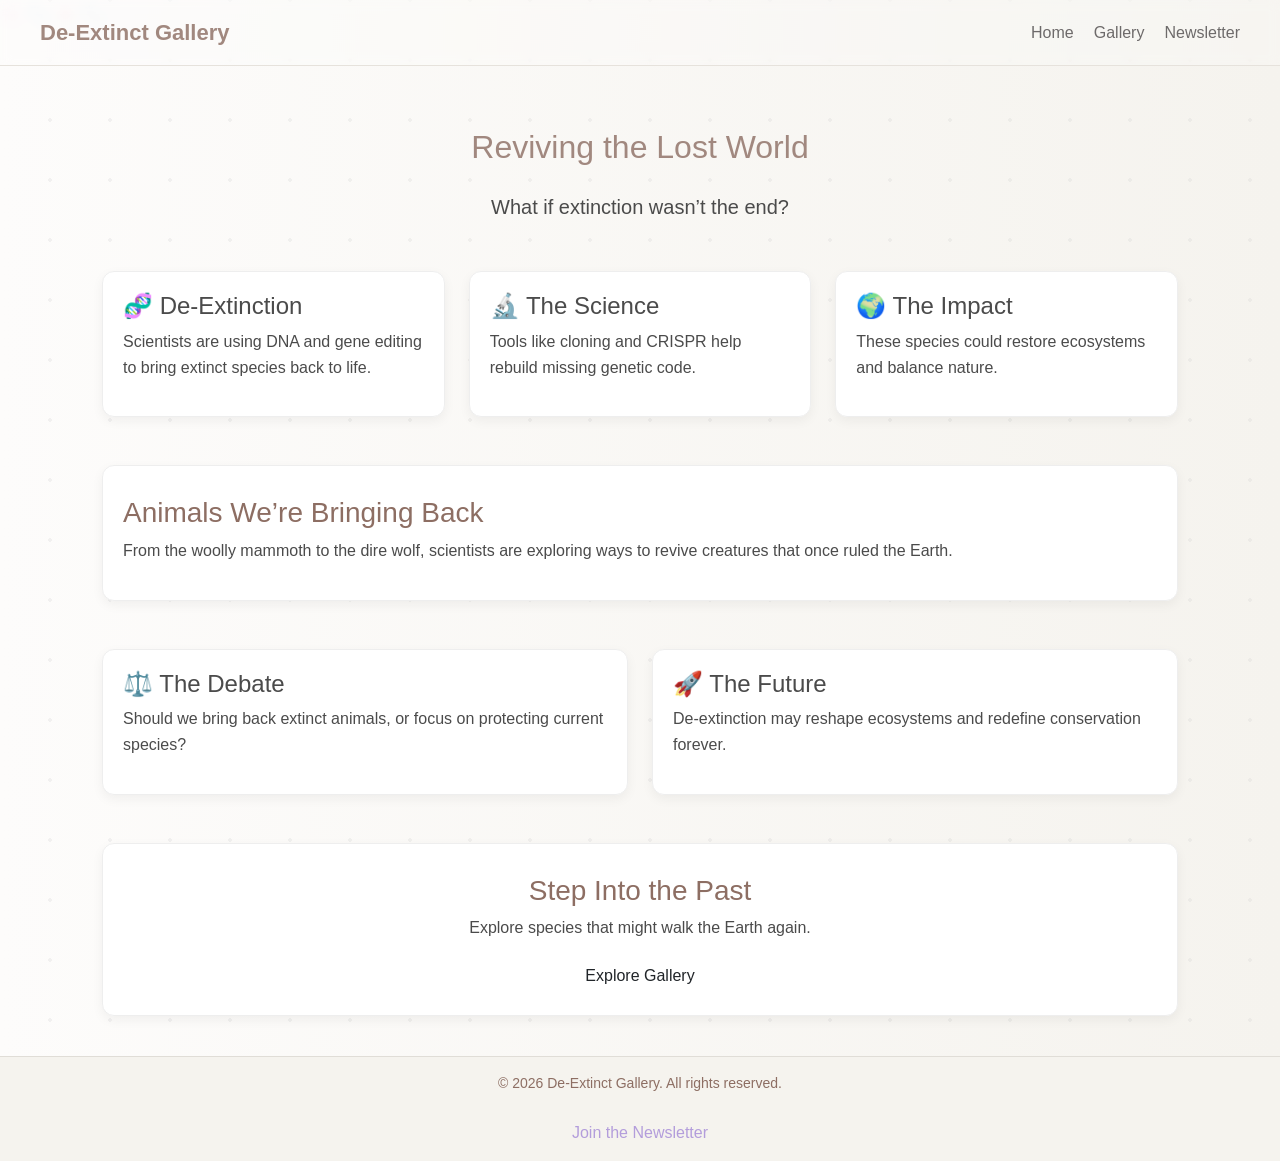
<file: index.html>
<!DOCTYPE html>
<html>

<head>
    <title>De-Extinct | Home</title>
    <link rel="stylesheet" href="https://cdn.jsdelivr.net/npm/bootstrap@5.3.0/dist/css/bootstrap.min.css">
    <link rel="stylesheet" href="style.css">
</head>

<body>

    <header class="header">
        <div class="logo">De-Extinct Gallery</div>
        <nav>
            <a href="index.html">Home</a>
            <a href="gallery.html">Gallery</a>
            <a href="newsletter.html">Newsletter</a>
        </nav>
    </header>

    <main class="container mt-5 main-area">

        <!-- HERO SECTION -->
        <section class="text-center mb-5">
            <h1 class="main-title">Reviving the Lost World</h1>
            <p class="lead">
                What if extinction wasn’t the end?
            </p>
        </section>

        <!-- INTRO CARDS -->
        <section class="row g-4 mb-5">

            <div class="col-md-4">
                <div class="info-box">
                    <h4>🧬 De-Extinction</h4>
                    <p>
                        Scientists are using DNA and gene editing to bring extinct species back to life.
                    </p>
                </div>
            </div>

            <div class="col-md-4">
                <div class="info-box">
                    <h4>🔬 The Science</h4>
                    <p>
                        Tools like cloning and CRISPR help rebuild missing genetic code.
                    </p>
                </div>
            </div>

            <div class="col-md-4">
                <div class="info-box">
                    <h4>🌍 The Impact</h4>
                    <p>
                        These species could restore ecosystems and balance nature.
                    </p>
                </div>
            </div>

        </section>

        <!-- FEATURE SECTION -->
        <section class="mb-5">
            <div class="info-box">
                <h3>Animals We’re Bringing Back</h3>
                <p>
                    From the woolly mammoth to the dire wolf, scientists are exploring ways
                    to revive creatures that once ruled the Earth.
                </p>
            </div>
        </section>

        <!-- ETHICS SECTION -->
        <section class="row g-4 mb-5">

            <div class="col-md-6">
                <div class="info-box">
                    <h4>⚖️ The Debate</h4>
                    <p>
                        Should we bring back extinct animals, or focus on protecting current species?
                    </p>
                </div>
            </div>

            <div class="col-md-6">
                <div class="info-box">
                    <h4>🚀 The Future</h4>
                    <p>
                        De-extinction may reshape ecosystems and redefine conservation forever.
                    </p>
                </div>
            </div>

        </section>

        <!-- CTA -->
        <section class="info-box text-center">
            <h3>Step Into the Past</h3>
            <p>Explore species that might walk the Earth again.</p>
                <a href="gallery.html" class="btn">Explore Gallery</a>
        </section>

    </main>

    <footer class="foot">
        <p class="rights">&copy; 2026 De-Extinct Gallery. All rights reserved.</p>
        <a href="newsletter.html" class="signup">Join the Newsletter</a>
    </footer>

</body>

</html>
</file>
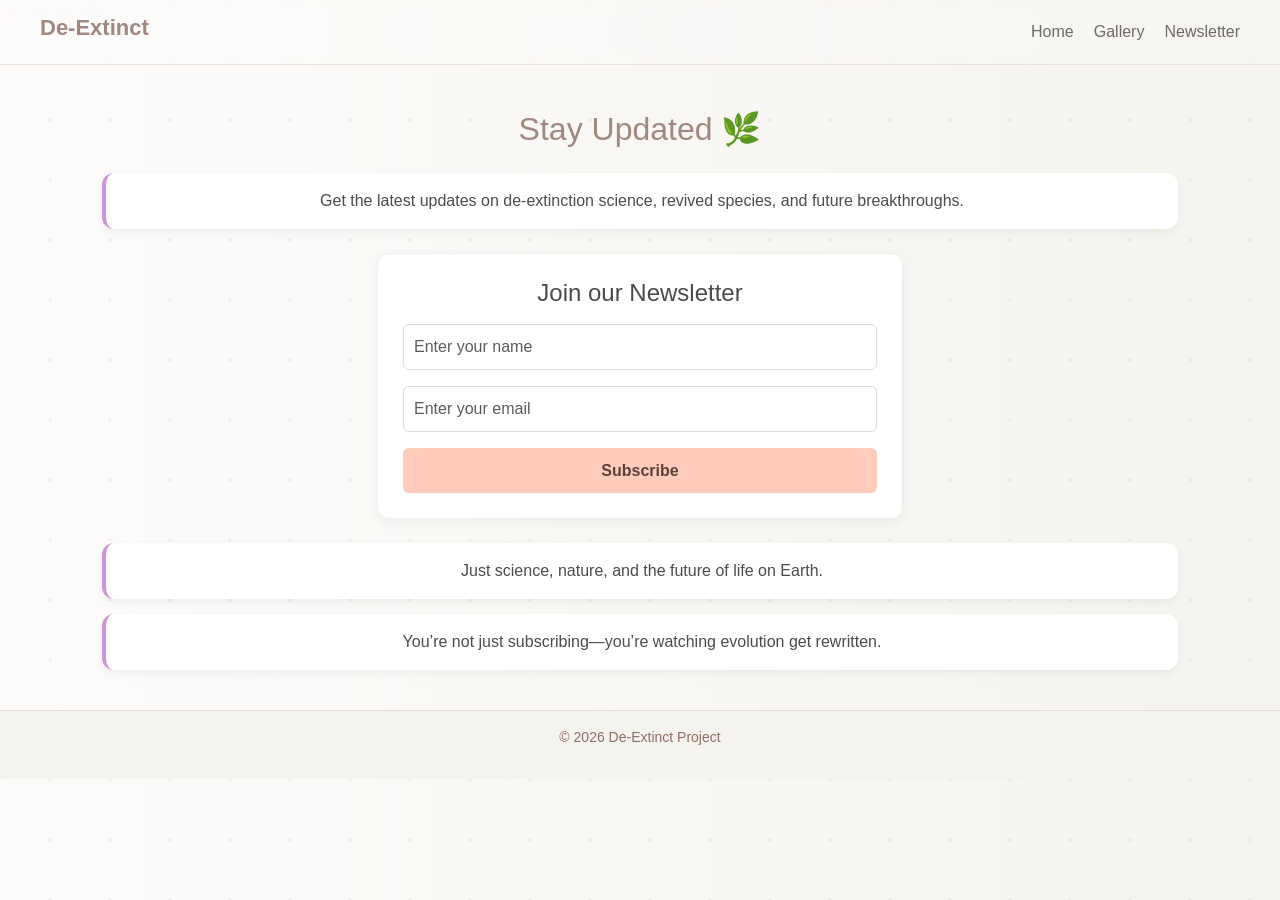
<file: newsletter.html>
<!DOCTYPE html>
<html>
<head>
    <title>De-Extinct | Newsletter</title>

    <!-- Bootstrap -->
    <link rel="stylesheet" href="https://cdn.jsdelivr.net/npm/bootstrap@5.3.0/dist/css/bootstrap.min.css">

    <!-- Custom CSS -->
    <link rel="stylesheet" href="style.css">
</head>
<body>

<header>
    <h1 class="logo">De-Extinct</h1>
    <nav>
        <a href="index.html">Home</a>
        <a href="gallery.html">Gallery</a>
        <a href="newsletter.html">Newsletter</a>
    </nav>
</header>

<main class="container main-area">

    <h2 class="main-title">Stay Updated 🌿</h2>

    <div class="intro-text text-center">
        Get the latest updates on de-extinction science, revived species, and future breakthroughs.
    </div>

    <div class="row justify-content-center mt-4">
        <div class="col-md-6">

            <form id="newsletterForm">
                <h4 class="text-center mb-3">Join our Newsletter</h4>

                <input type="text" id="userName" class="form-control mb-3" placeholder="Enter your name">

                <input type="text" id="userEmail" class="form-control mb-3" placeholder="Enter your email">

                <button type="submit">Subscribe</button>
            </form>

        </div>
    </div>

    <div class="learn-text text-center mt-4">
        Just science, nature, and the future of life on Earth.
    </div>

    <div class="end-text text-center">
        You’re not just subscribing—you’re watching evolution get rewritten.
    </div>

</main>

<footer class="foot">
    <p class="rights">© 2026 De-Extinct Project</p>
</footer>

<script type="module" src="main.js"></script>

</body>
</html>
</file>
<file: style.css>
*{
    margin:0;
    padding:0;
    box-sizing:border-box;
}

/* =========================
   GLOBAL SITE STYLES
========================= */

body {
    font-family: 'Segoe UI', sans-serif;
    background: linear-gradient(to right, #fdfcfb, #f5f3ee);
    color: #4b4b4b;
    line-height: 1.6;
    padding-top: 80px;
}

.container {
    max-width: 1100px;
}


/* =========================
   HEADER
========================= */

.header, header {
    display: flex;
    justify-content: space-between;
    align-items: center;
    padding: 15px 40px;
    background: rgba(255, 255, 255, 0.2);
    backdrop-filter: blur(6px);
    border-bottom: 1px solid #e6e2dc;
    position: fixed;
    top: 0;
    left: 0;
    width: 100%;
    z-index: 1000;
}

.logo {
    font-size: 22px;
    font-weight: bold;
    color: #a1887f; /* pastel brown */
}

nav {
    display: flex;
    gap: 20px;
}

nav a {
    text-decoration: none;
    color: #6d6a6a;
    font-weight: 500;
    transition: 0.3s;
}

nav a:hover {
    color: #b39ddb; /* pastel lavender */
    border-bottom: 2px solid #b39ddb;
}


/* =========================
   MAIN PAGE TEXT SECTIONS
========================= */

.main-area {
    margin-top: 30px;
}

.main-title {
    font-size: 32px;
    margin-bottom: 25px;
    text-align: center;
    color: #a1887f;
}

/* Soft pastel cards */
.intro-text,
.about-project,
.science-info,
.animal-info,
.history-text,
.future-text,
.ethics-text,
.gallery-info,
.learn-text,
.end-text {
    margin-bottom: 15px;
    padding: 15px;
    border-radius: 12px;
    background: #ffffff;
    border-left: 4px solid #ce93d8;
    box-shadow: 0 4px 10px rgba(0,0,0,0.05);
    transition: 0.3s;
}

.intro-text:hover,
.about-project:hover,
.science-info:hover,
.animal-info:hover,
.history-text:hover,
.future-text:hover,
.ethics-text:hover,
.gallery-info:hover,
.learn-text:hover,
.end-text:hover {
    background: #fafafa;
    transform: translateY(-3px);
}


/* =========================
   GALLERY PAGE
========================= */

.hover-anim {
    border-radius: 12px;
    transition: 0.3s;
    box-shadow: 0 6px 15px rgba(0,0,0,0.1);
}

.hover-anim:hover {
    transform: scale(1.05);
    box-shadow: 0 10px 20px rgba(179, 157, 219, 0.4);
}

h3 {
    margin-top: 10px;
    color: #8d6e63;
}


/* =========================
   ANIMAL PAGE
========================= */

.carousel {
    border-radius: 12px;
    overflow: hidden;
    margin-bottom: 30px;
}

.flex-container {
    display: flex;
    gap: 30px;
    flex-wrap: wrap;
}

.info-box {
    flex: 1;
    min-width: 250px;
    background: #ffffff;
    padding: 20px;
    border-radius: 12px;
    border: 1px solid #eee;
    box-shadow: 0 4px 12px rgba(0,0,0,0.05);
    transition: 0.3s;
}

.info-box:hover {
    transform: translateY(-5px);
    background: #fafafa;
}

.box-lower {
    margin-top: 40px;
}


/* =========================
   NEWSLETTER PAGE
========================= */

#newsletterForm {
    background: #ffffff;
    padding: 25px;
    border-radius: 12px;
    border: 1px solid #eee;
    box-shadow: 0 4px 12px rgba(0,0,0,0.05);
}

#userName,
#userEmail {
    border-radius: 6px;
    border: 1px solid #ddd;
    padding: 10px;
}

button {
    width: 100%;
    padding: 10px;
    border-radius: 6px;
    border: none;
    background: #ffccbc; /* pastel peach */
    color: #5d4037;
    font-weight: bold;
    transition: 0.3s;
}

button:hover {
    background: #ffab91;
}


/* =========================
   FOOTER
========================= */

.foot {
    margin-top: 40px;
    padding: 15px;
    text-align: center;
    background: #f5f3ee;
    border-top: 1px solid #e0ddd7;
}

.rights {
    font-size: 14px;
    color: #8d6e63;
}

.signup {
    display: inline-block;
    margin-top: 10px;
    text-decoration: none;
    color: #b39ddb;
}

.signup:hover {
    color: #9575cd;
}


/* =========================
   BACKGROUND ANIMATION
========================= */

body::before {
    content: "";
    position: fixed;
    width: 200%;
    height: 200%;
    top: -50%;
    left: -50%;
    background: radial-gradient(circle, rgba(200,200,200,0.2) 2px, transparent 2px);
    background-size: 60px 60px;
    animation: moveBackground 50s linear infinite;
    z-index: -1;
}

@keyframes moveBackground {
    0% { transform: translate(0,0); }
    100% { transform: translate(200px,200px); }
}


/* =========================
   FLOATING EFFECT
========================= */

body::after {
    content: "🌸 🐾 🌸 🐾";
    position: fixed;
    top: 0;
    width: 100%;
    font-size: 18px;
    opacity: 0.06;
    animation: floatLeaves 25s linear infinite;
    pointer-events: none;
}

@keyframes floatLeaves {
    0% { transform: translateY(-100%); }
    100% { transform: translateY(100vh); }
}


/* =========================
   FADE-IN ANIMATION
========================= */

.main-area,
.flex-container,
#newsletterForm,
.row {
    animation: fadeIn 1.2s ease-in-out;
}

@keyframes fadeIn {
    from {
        opacity: 0;
        transform: translateY(20px);
    }
    to {
        opacity: 1;
        transform: translateY(0);
    }
}


/* =========================
   IMAGE HOVER EFFECT
========================= */

.hover-anim:hover {
    transform: scale(1.06) rotate(1deg);
}
</file>
